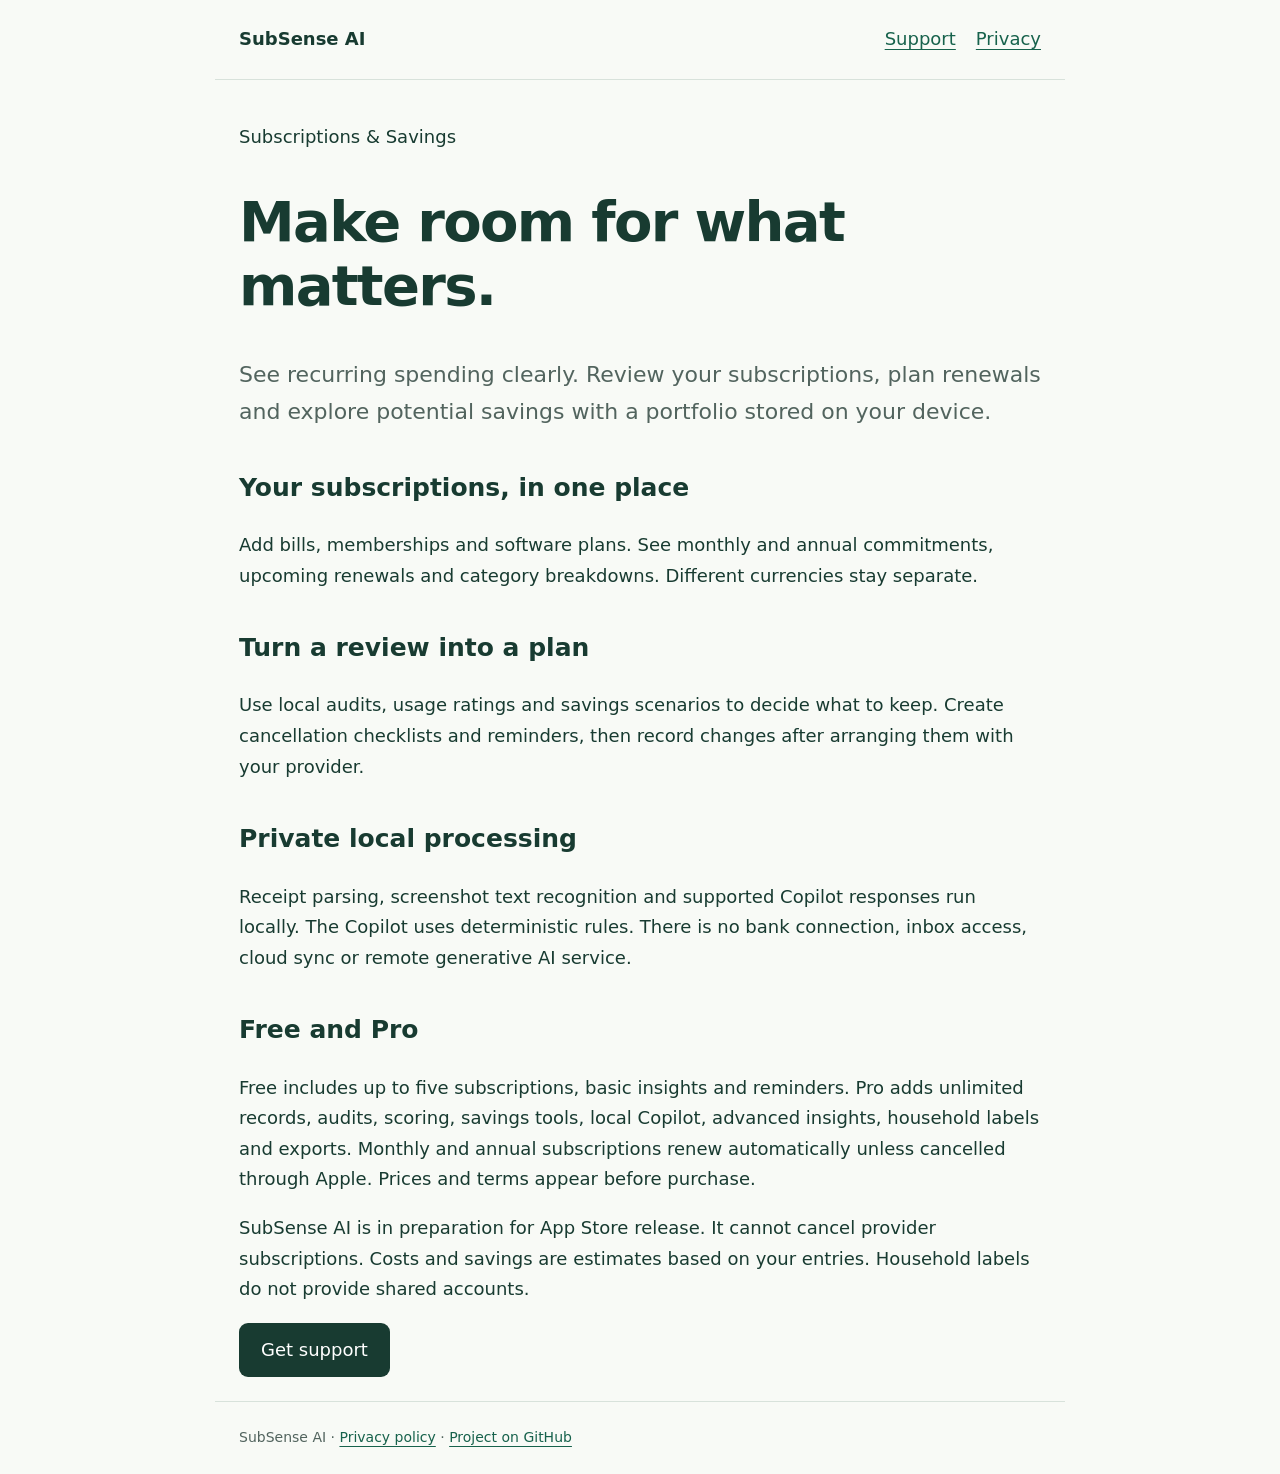
<file: docs/index.html>
<!doctype html><html lang="en"><head><meta charset="utf-8"><meta name="viewport" content="width=device-width,initial-scale=1"><title>SubSense AI — Subscriptions &amp; Savings</title><meta name="description" content="A private subscription manager for iPhone and iPad. Track renewals, review spending and explore potential savings."><link rel="stylesheet" href="site.css"></head><body><header><strong>SubSense AI</strong><nav aria-label="Main"><a href="support.html">Support</a><a href="privacy.html">Privacy</a></nav></header><main><p>Subscriptions &amp; Savings</p><h1>Make room for what matters.</h1><p class="lead">See recurring spending clearly. Review your subscriptions, plan renewals and explore potential savings with a portfolio stored on your device.</p><h2>Your subscriptions, in one place</h2><p>Add bills, memberships and software plans. See monthly and annual commitments, upcoming renewals and category breakdowns. Different currencies stay separate.</p><h2>Turn a review into a plan</h2><p>Use local audits, usage ratings and savings scenarios to decide what to keep. Create cancellation checklists and reminders, then record changes after arranging them with your provider.</p><h2>Private local processing</h2><p>Receipt parsing, screenshot text recognition and supported Copilot responses run locally. The Copilot uses deterministic rules. There is no bank connection, inbox access, cloud sync or remote generative AI service.</p><h2>Free and Pro</h2><p>Free includes up to five subscriptions, basic insights and reminders. Pro adds unlimited records, audits, scoring, savings tools, local Copilot, advanced insights, household labels and exports. Monthly and annual subscriptions renew automatically unless cancelled through Apple. Prices and terms appear before purchase.</p><p>SubSense AI is in preparation for App Store release. It cannot cancel provider subscriptions. Costs and savings are estimates based on your entries. Household labels do not provide shared accounts.</p><a class="button" href="support.html">Get support</a></main><footer>SubSense AI · <a href="privacy.html">Privacy policy</a> · <a href="https://github.com/lanray07/SubSense-AI">Project on GitHub</a></footer></body></html>
</file>
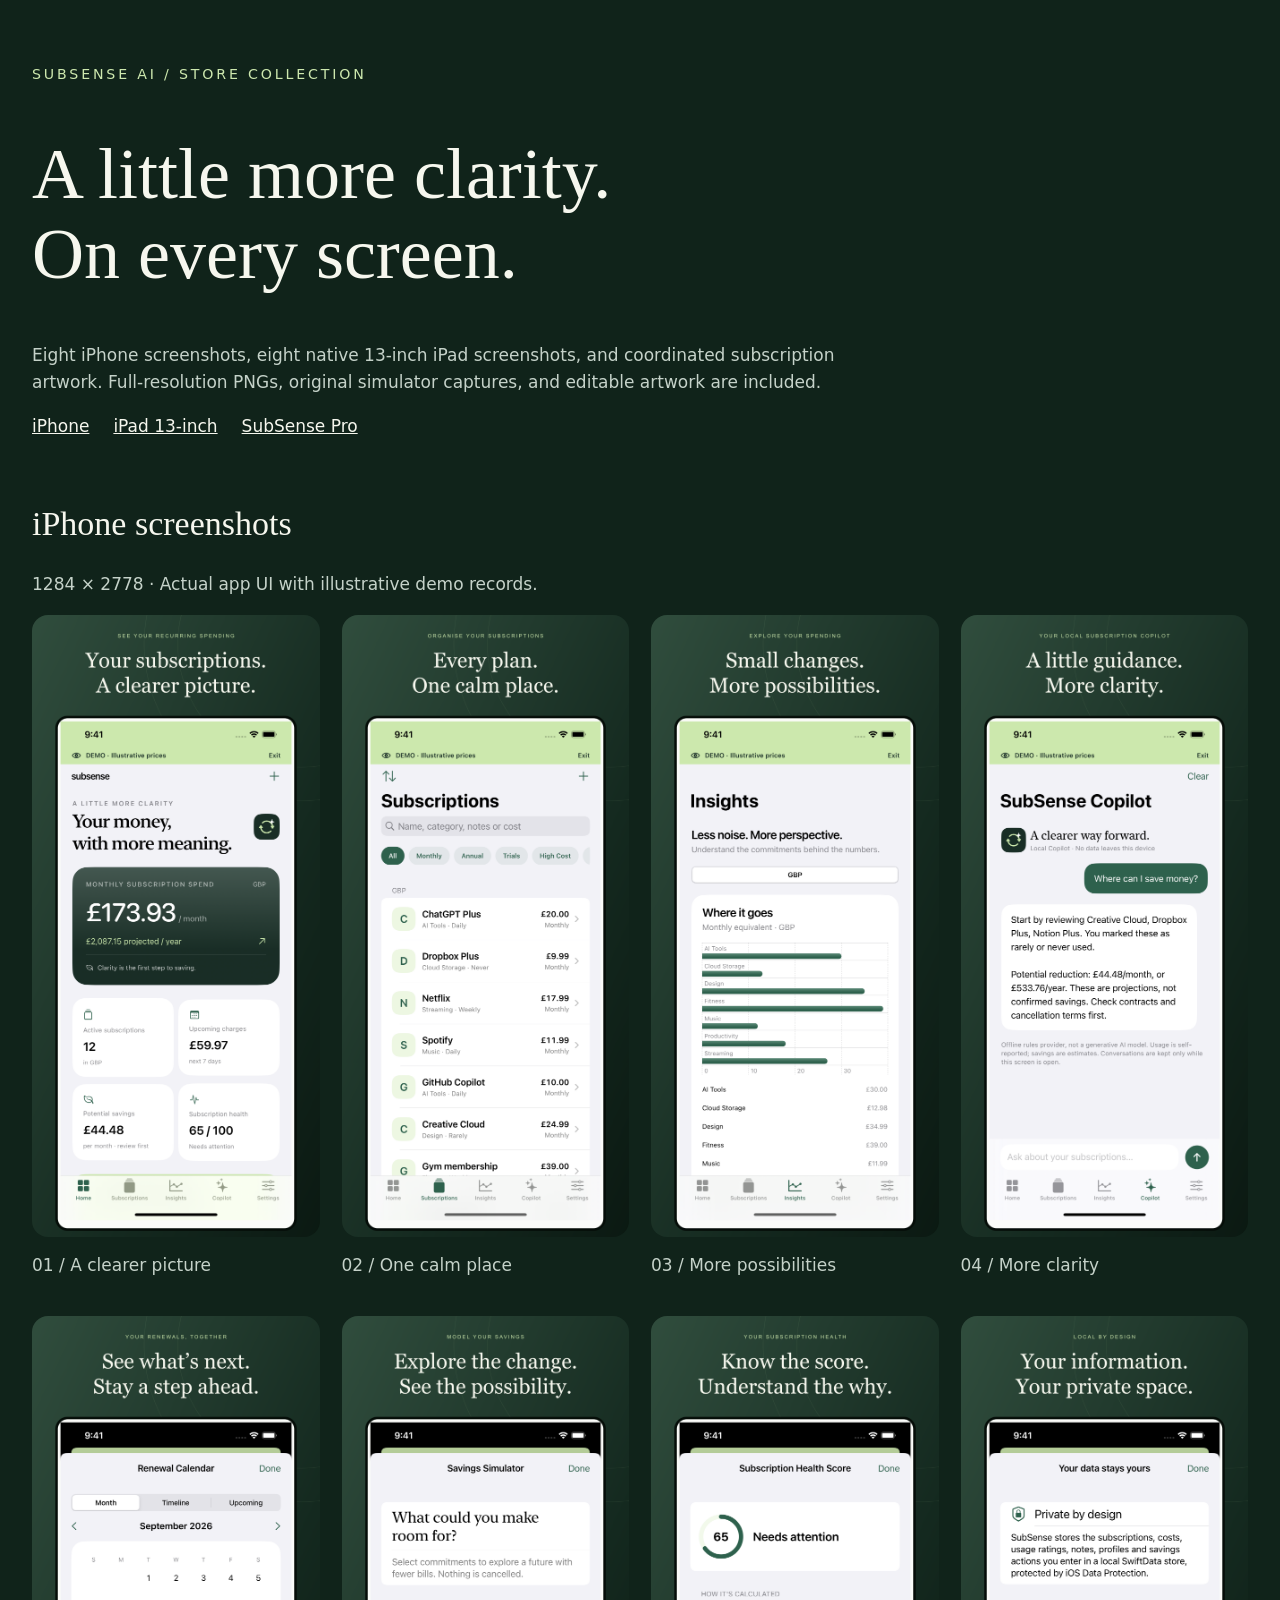
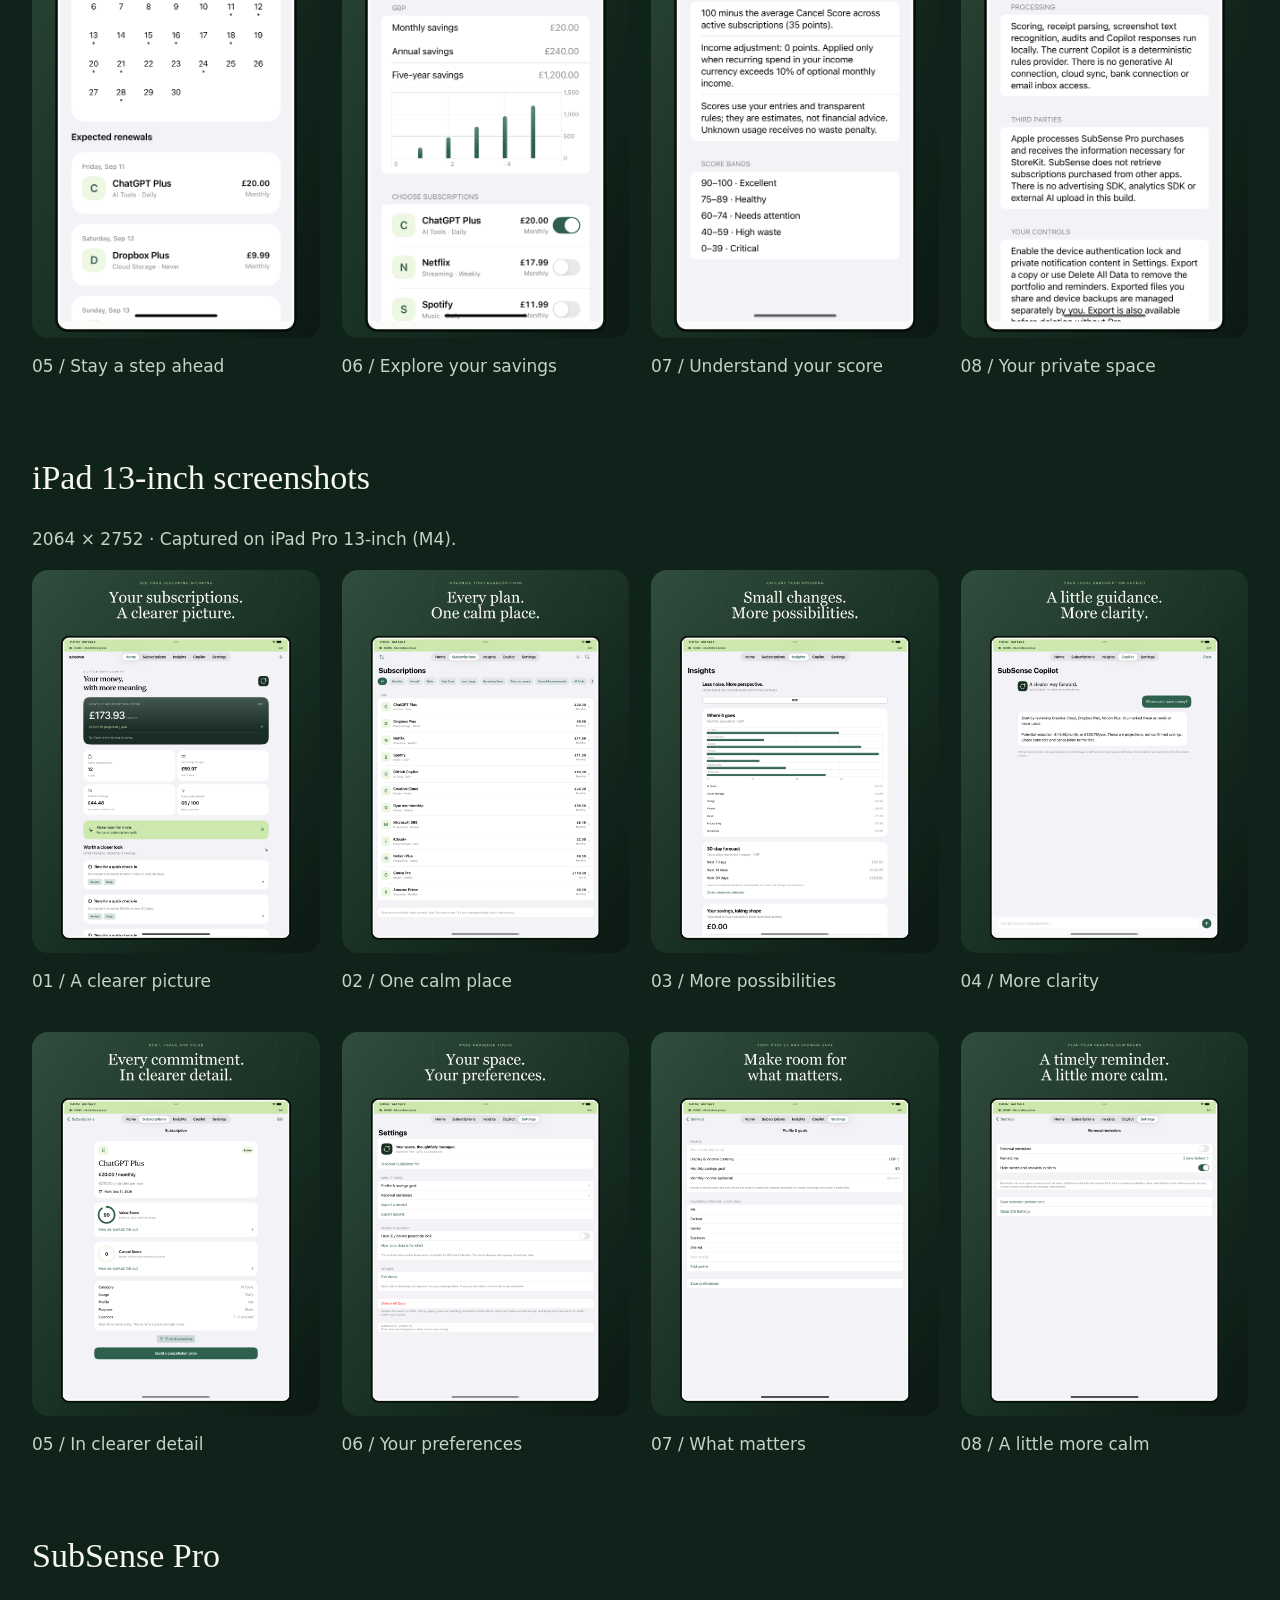
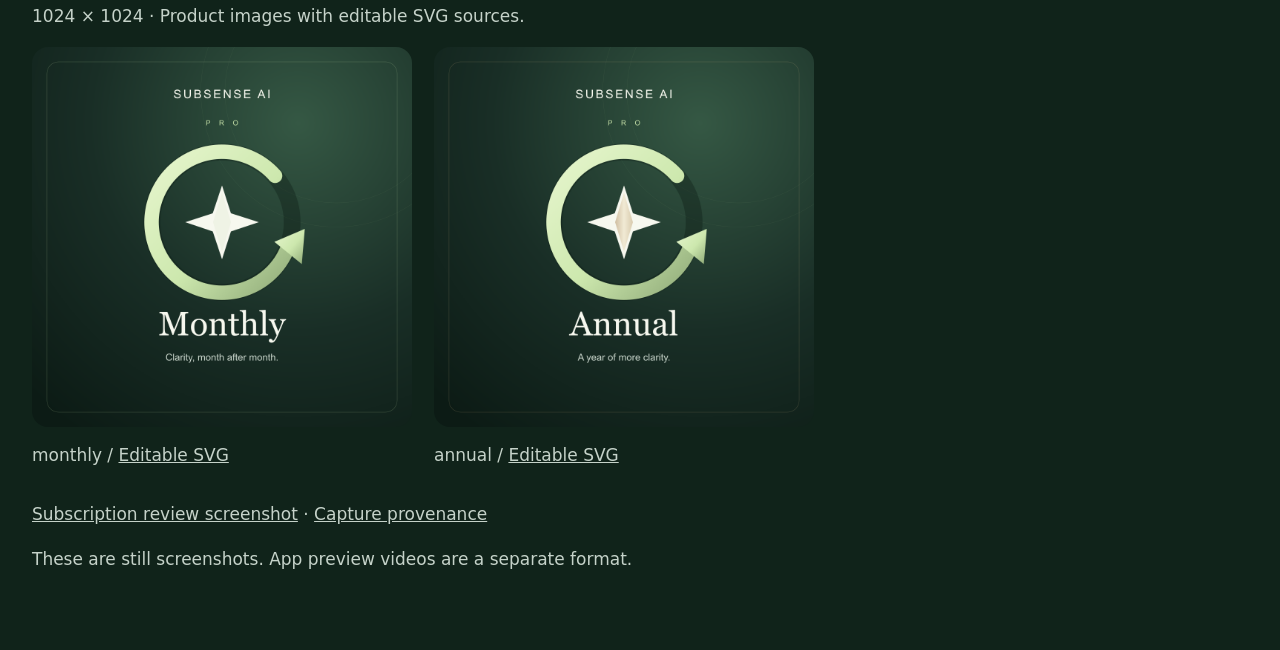
<file: assets/app-store/index.html>
<!doctype html><html lang="en"><meta charset="utf-8"><meta name="viewport" content="width=device-width,initial-scale=1"><title>SubSense AI · App Store assets</title>
<style>body{margin:0;background:#10231a;color:#f6f7ee;font:17px/1.6 system-ui}main{max-width:1500px;margin:auto;padding:60px 32px}small{color:#cde8ae;letter-spacing:.2em}h1{font:clamp(36px,6vw,72px)/1.1 Georgia;max-width:850px}h2{font:34px Georgia;margin-top:64px}p{color:#c5d2c9;max-width:850px}nav{display:flex;gap:24px;flex-wrap:wrap}section{display:grid;grid-template-columns:repeat(4,1fr);gap:22px}figure{margin:0}img{width:100%;display:block;border-radius:16px}figcaption{padding:15px 0;color:#c5d2c9}a{color:inherit}.products{grid-template-columns:repeat(2,minmax(0,380px))}@media(max-width:850px){section{grid-template-columns:repeat(2,1fr)}}@media(max-width:480px){main{padding:32px 20px}section,.products{grid-template-columns:1fr}}</style>
<main><small>SUBSENSE AI / STORE COLLECTION</small><h1>A little more clarity.<br>On every screen.</h1><p>Eight iPhone screenshots, eight native 13-inch iPad screenshots, and coordinated subscription artwork. Full-resolution PNGs, original simulator captures, and editable artwork are included.</p><nav><a href="#iphone">iPhone</a><a href="#ipad">iPad 13-inch</a><a href="#pro">SubSense Pro</a></nav>
<h2 id="iphone">iPhone screenshots</h2><p>1284 × 2778 · Actual app UI with illustrative demo records.</p><section><figure><a href="iphone-6.5/store-01-home-1284x2778.png"><img loading="lazy" src="iphone-6.5/store-01-home-1284x2778.png" alt="SubSense A clearer picture screenshot"></a><figcaption>01 / A clearer picture</figcaption></figure>
<figure><a href="iphone-6.5/store-02-subscriptions-1284x2778.png"><img loading="lazy" src="iphone-6.5/store-02-subscriptions-1284x2778.png" alt="SubSense One calm place screenshot"></a><figcaption>02 / One calm place</figcaption></figure>
<figure><a href="iphone-6.5/store-03-insights-1284x2778.png"><img loading="lazy" src="iphone-6.5/store-03-insights-1284x2778.png" alt="SubSense More possibilities screenshot"></a><figcaption>03 / More possibilities</figcaption></figure>
<figure><a href="iphone-6.5/store-04-copilot-1284x2778.png"><img loading="lazy" src="iphone-6.5/store-04-copilot-1284x2778.png" alt="SubSense More clarity screenshot"></a><figcaption>04 / More clarity</figcaption></figure>
<figure><a href="iphone-6.5/store-05-renewals-1284x2778.png"><img loading="lazy" src="iphone-6.5/store-05-renewals-1284x2778.png" alt="SubSense Stay a step ahead screenshot"></a><figcaption>05 / Stay a step ahead</figcaption></figure>
<figure><a href="iphone-6.5/store-06-simulator-1284x2778.png"><img loading="lazy" src="iphone-6.5/store-06-simulator-1284x2778.png" alt="SubSense Explore your savings screenshot"></a><figcaption>06 / Explore your savings</figcaption></figure>
<figure><a href="iphone-6.5/store-07-health-1284x2778.png"><img loading="lazy" src="iphone-6.5/store-07-health-1284x2778.png" alt="SubSense Understand your score screenshot"></a><figcaption>07 / Understand your score</figcaption></figure>
<figure><a href="iphone-6.5/store-08-privacy-1284x2778.png"><img loading="lazy" src="iphone-6.5/store-08-privacy-1284x2778.png" alt="SubSense Your private space screenshot"></a><figcaption>08 / Your private space</figcaption></figure></section>
<h2 id="ipad">iPad 13-inch screenshots</h2><p>2064 × 2752 · Captured on iPad Pro 13-inch (M4).</p><section><figure><a href="ipad-13/store-01-home-2064x2752.png"><img loading="lazy" src="ipad-13/store-01-home-2064x2752.png" alt="SubSense A clearer picture screenshot"></a><figcaption>01 / A clearer picture</figcaption></figure>
<figure><a href="ipad-13/store-02-subscriptions-2064x2752.png"><img loading="lazy" src="ipad-13/store-02-subscriptions-2064x2752.png" alt="SubSense One calm place screenshot"></a><figcaption>02 / One calm place</figcaption></figure>
<figure><a href="ipad-13/store-03-insights-2064x2752.png"><img loading="lazy" src="ipad-13/store-03-insights-2064x2752.png" alt="SubSense More possibilities screenshot"></a><figcaption>03 / More possibilities</figcaption></figure>
<figure><a href="ipad-13/store-04-copilot-2064x2752.png"><img loading="lazy" src="ipad-13/store-04-copilot-2064x2752.png" alt="SubSense More clarity screenshot"></a><figcaption>04 / More clarity</figcaption></figure>
<figure><a href="ipad-13/store-05-detail-2064x2752.png"><img loading="lazy" src="ipad-13/store-05-detail-2064x2752.png" alt="SubSense In clearer detail screenshot"></a><figcaption>05 / In clearer detail</figcaption></figure>
<figure><a href="ipad-13/store-06-settings-2064x2752.png"><img loading="lazy" src="ipad-13/store-06-settings-2064x2752.png" alt="SubSense Your preferences screenshot"></a><figcaption>06 / Your preferences</figcaption></figure>
<figure><a href="ipad-13/store-07-goals-2064x2752.png"><img loading="lazy" src="ipad-13/store-07-goals-2064x2752.png" alt="SubSense What matters screenshot"></a><figcaption>07 / What matters</figcaption></figure>
<figure><a href="ipad-13/store-08-reminders-2064x2752.png"><img loading="lazy" src="ipad-13/store-08-reminders-2064x2752.png" alt="SubSense A little more calm screenshot"></a><figcaption>08 / A little more calm</figcaption></figure></section>
<h2 id="pro">SubSense Pro</h2><p>1024 × 1024 · Product images with editable SVG sources.</p><section class="products">
<figure><a href="subscriptions/pro-monthly-1024.png"><img src="subscriptions/pro-monthly-1024.png" alt="SubSense Pro monthly artwork"></a><figcaption>monthly / <a href="subscriptions/pro-monthly.svg">Editable SVG</a></figcaption></figure><figure><a href="subscriptions/pro-annual-1024.png"><img src="subscriptions/pro-annual-1024.png" alt="SubSense Pro annual artwork"></a><figcaption>annual / <a href="subscriptions/pro-annual.svg">Editable SVG</a></figcaption></figure>
</section><p><a href="raw/review-pro-purchase.png">Subscription review screenshot</a> · <a href="README.md">Capture provenance</a></p><p>These are still screenshots. App preview videos are a separate format.</p></main></html>
</file>
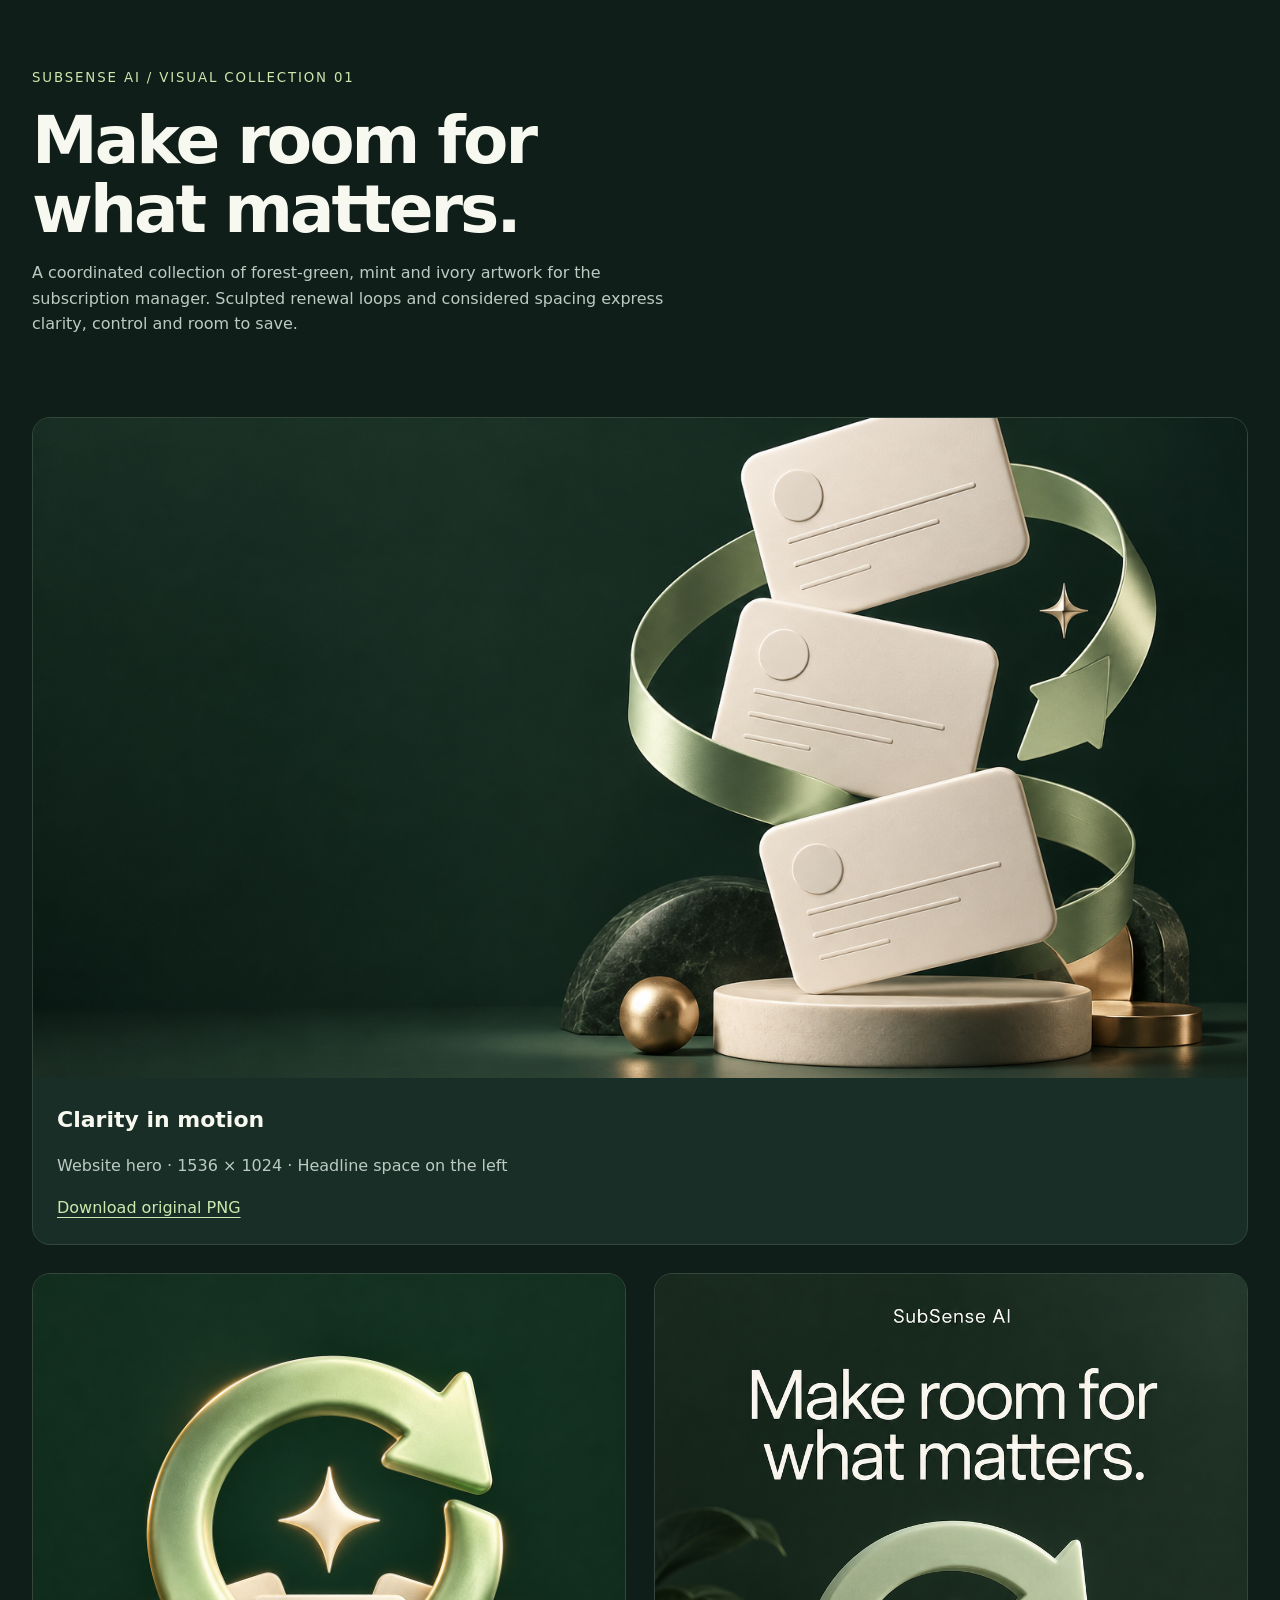
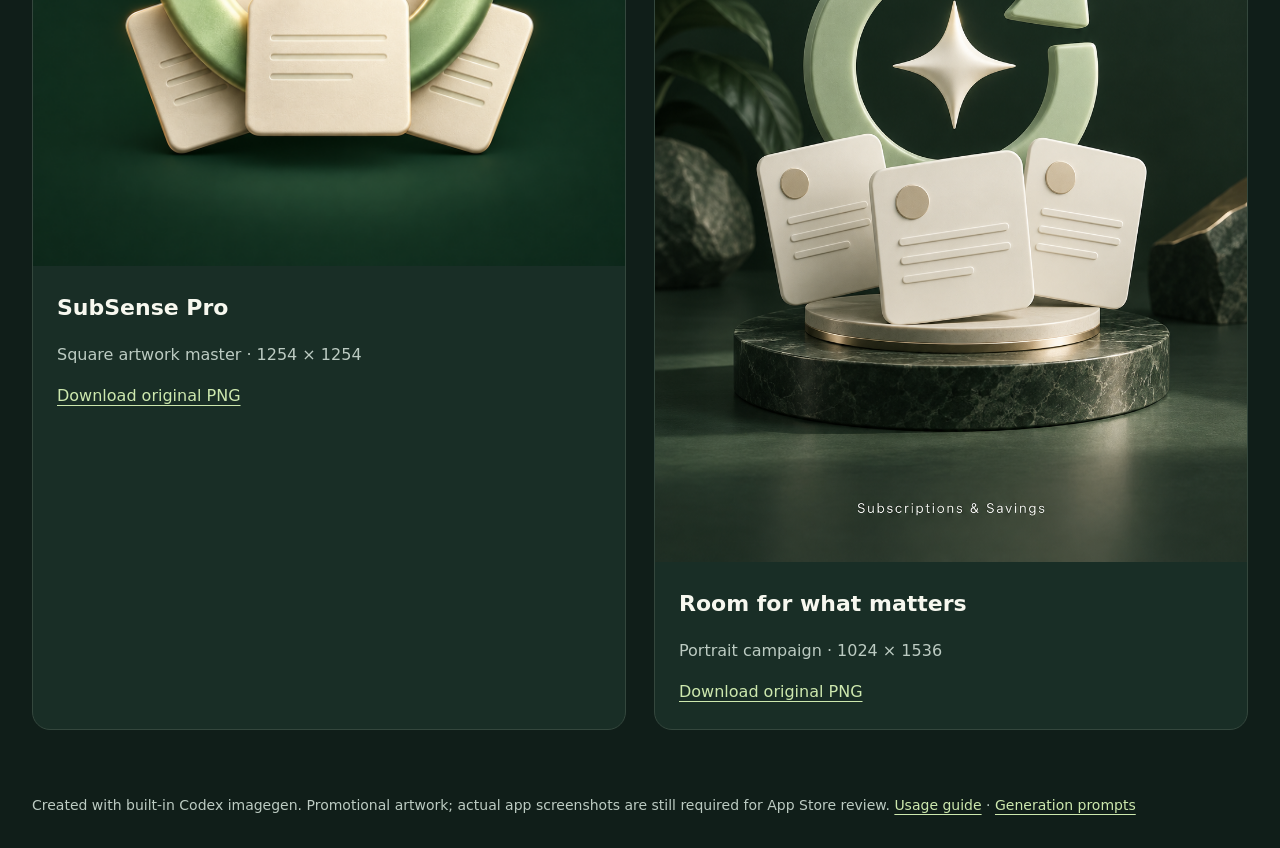
<file: assets/marketing/index.html>
<!doctype html>
<html lang="en"><head><meta charset="utf-8"><meta name="viewport" content="width=device-width,initial-scale=1"><title>SubSense AI — Premium Asset Collection</title><style>
*{box-sizing:border-box}body{margin:0;background:#101e19;color:#f7f8ef;font:16px/1.6 system-ui,-apple-system,sans-serif}header,main,footer{max-width:1280px;margin:auto;padding:32px}header{padding-top:64px}small{color:#cde8ae;letter-spacing:.14em;text-transform:uppercase}h1{font-size:clamp(36px,6vw,66px);line-height:1.05;letter-spacing:-.045em;margin:16px 0}p{color:#bccbc2;max-width:65ch}.grid{display:grid;grid-template-columns:1fr 1fr;gap:28px}.hero{grid-column:1/-1}figure{margin:0;border:1px solid #34473d;border-radius:18px;overflow:hidden;background:#192e26}img{display:block;width:100%;height:auto}.hero img{max-height:660px;object-fit:cover}figcaption{padding:24px}h2{margin:0 0 4px;font-size:22px}a{color:#cde8ae;text-underline-offset:4px}a:focus-visible{outline:3px solid #cde8ae;outline-offset:4px}footer{font-size:14px;color:#bccbc2}@media(max-width:700px){.grid{grid-template-columns:1fr}header,main,footer{padding:24px}.hero{grid-column:auto}}
</style></head><body><header><small>SubSense AI / Visual collection 01</small><h1>Make room for<br>what matters.</h1><p>A coordinated collection of forest-green, mint and ivory artwork for the subscription manager. Sculpted renewal loops and considered spacing express clarity, control and room to save.</p></header><main class="grid"><figure class="hero"><img src="subsense-hero.png" alt="Ivory subscription cards wrapped by a mint renewal ribbon, arranged on a forest-green studio set"><figcaption><h2>Clarity in motion</h2><p>Website hero · 1536 × 1024 · Headline space on the left</p><a href="subsense-hero.png" download>Download original PNG</a></figcaption></figure><figure><img src="subsense-pro-artwork.png" alt="Mint renewal arrow enclosing an ivory sparkle above three subscription cards"><figcaption><h2>SubSense Pro</h2><p>Square artwork master · 1254 × 1254</p><a href="subsense-pro-artwork.png" download>Download original PNG</a></figcaption></figure><figure><img src="subsense-campaign-poster.png" alt="SubSense AI poster reading Make room for what matters, with sculpted renewal loop and subscription cards"><figcaption><h2>Room for what matters</h2><p>Portrait campaign · 1024 × 1536</p><a href="subsense-campaign-poster.png" download>Download original PNG</a></figcaption></figure></main><footer>Created with built-in Codex imagegen. Promotional artwork; actual app screenshots are still required for App Store review. <a href="README.md">Usage guide</a> · <a href="PROMPTS.md">Generation prompts</a></footer></body></html>
</file>
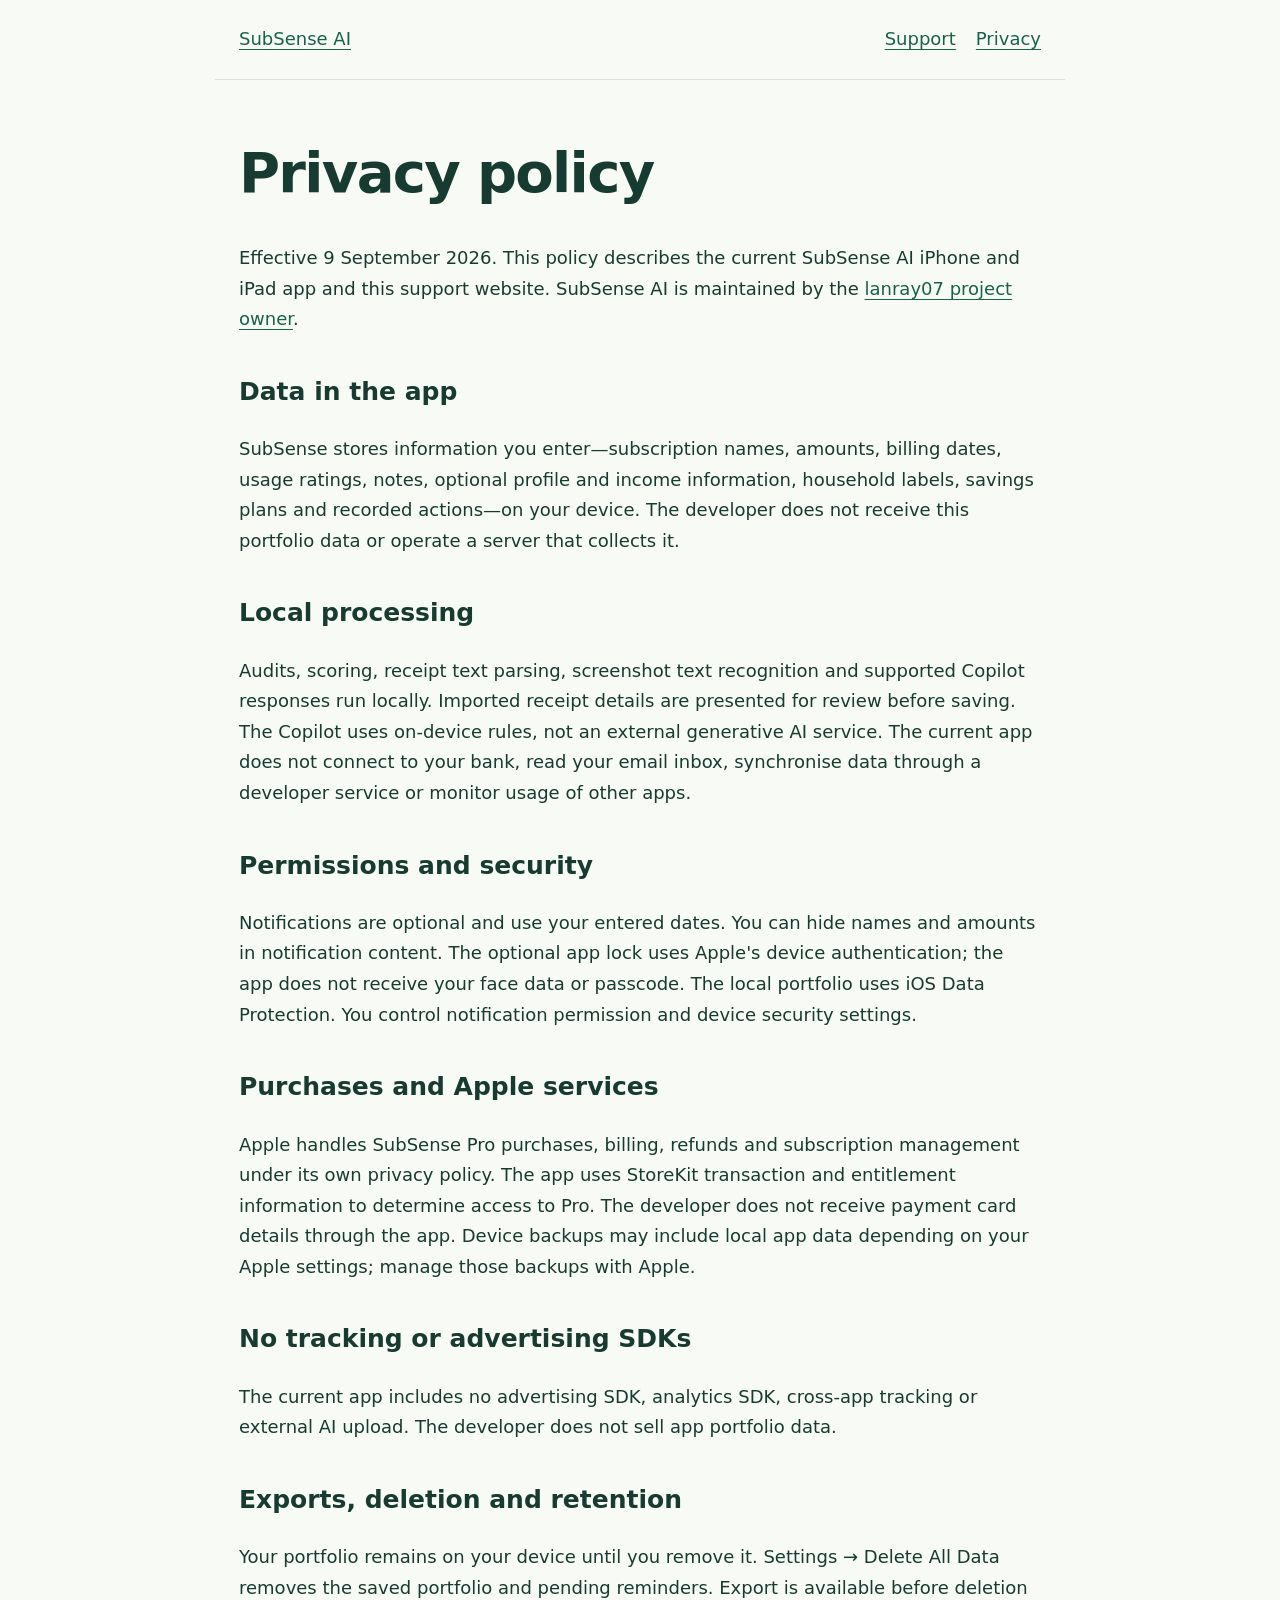
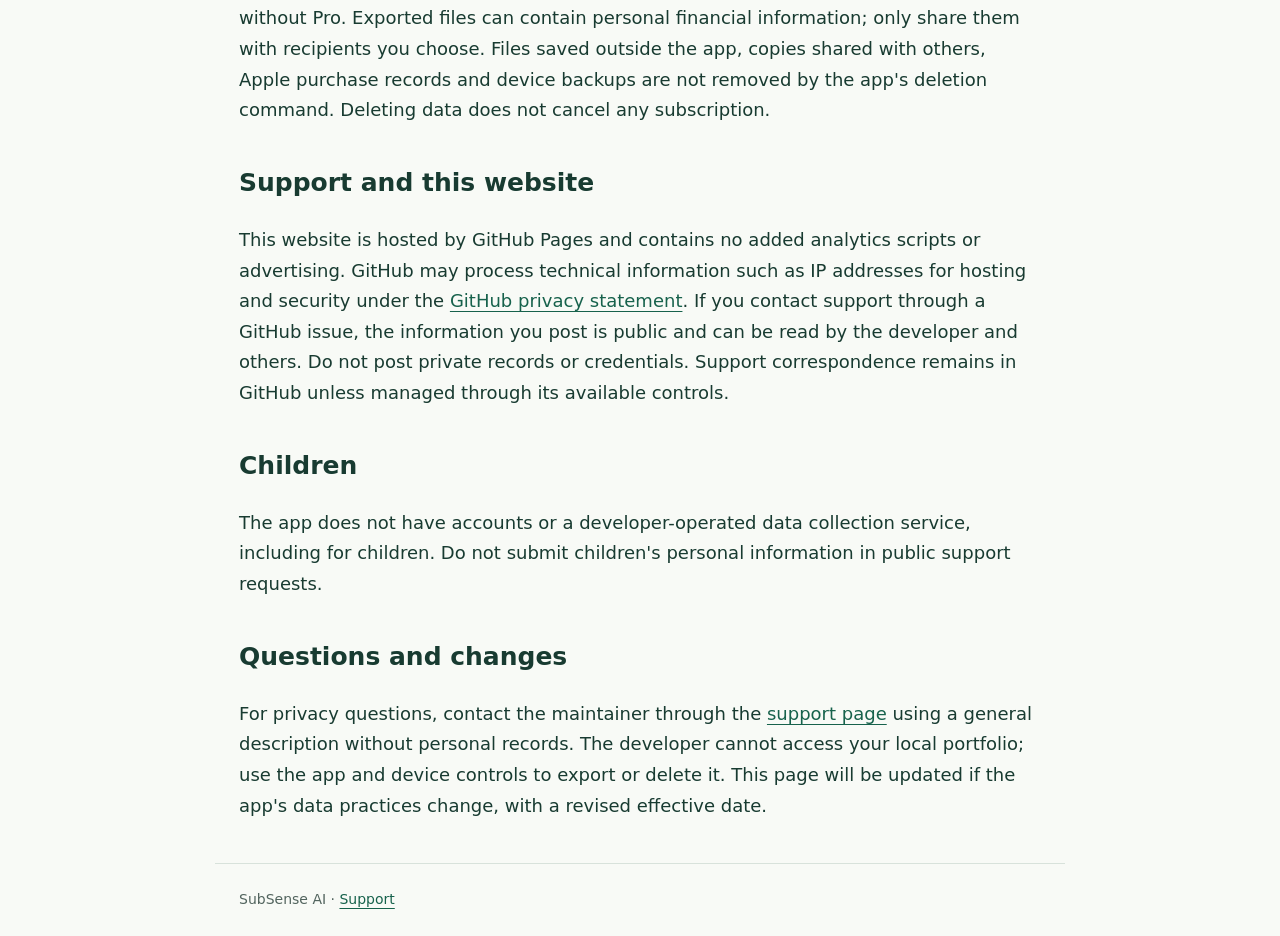
<file: docs/privacy.html>
<!doctype html><html lang="en"><head><meta charset="utf-8"><meta name="viewport" content="width=device-width,initial-scale=1"><title>Privacy Policy — SubSense AI</title><meta name="description" content="How SubSense AI processes local subscription data, purchases, notifications, exports and support requests."><link rel="stylesheet" href="site.css"></head><body><header><a href="index.html">SubSense AI</a><nav aria-label="Main"><a href="support.html">Support</a><a href="privacy.html" aria-current="page">Privacy</a></nav></header><main><h1>Privacy policy</h1><p>Effective 9 September 2026. This policy describes the current SubSense AI iPhone and iPad app and this support website. SubSense AI is maintained by the <a href="https://github.com/lanray07/SubSense-AI">lanray07 project owner</a>.</p><h2>Data in the app</h2><p>SubSense stores information you enter—subscription names, amounts, billing dates, usage ratings, notes, optional profile and income information, household labels, savings plans and recorded actions—on your device. The developer does not receive this portfolio data or operate a server that collects it.</p><h2>Local processing</h2><p>Audits, scoring, receipt text parsing, screenshot text recognition and supported Copilot responses run locally. Imported receipt details are presented for review before saving. The Copilot uses on-device rules, not an external generative AI service. The current app does not connect to your bank, read your email inbox, synchronise data through a developer service or monitor usage of other apps.</p><h2>Permissions and security</h2><p>Notifications are optional and use your entered dates. You can hide names and amounts in notification content. The optional app lock uses Apple's device authentication; the app does not receive your face data or passcode. The local portfolio uses iOS Data Protection. You control notification permission and device security settings.</p><h2>Purchases and Apple services</h2><p>Apple handles SubSense Pro purchases, billing, refunds and subscription management under its own privacy policy. The app uses StoreKit transaction and entitlement information to determine access to Pro. The developer does not receive payment card details through the app. Device backups may include local app data depending on your Apple settings; manage those backups with Apple.</p><h2>No tracking or advertising SDKs</h2><p>The current app includes no advertising SDK, analytics SDK, cross-app tracking or external AI upload. The developer does not sell app portfolio data.</p><h2>Exports, deletion and retention</h2><p>Your portfolio remains on your device until you remove it. Settings → Delete All Data removes the saved portfolio and pending reminders. Export is available before deletion without Pro. Exported files can contain personal financial information; only share them with recipients you choose. Files saved outside the app, copies shared with others, Apple purchase records and device backups are not removed by the app's deletion command. Deleting data does not cancel any subscription.</p><h2>Support and this website</h2><p>This website is hosted by GitHub Pages and contains no added analytics scripts or advertising. GitHub may process technical information such as IP addresses for hosting and security under the <a href="https://docs.github.com/en/site-policy/privacy-policies/github-general-privacy-statement">GitHub privacy statement</a>. If you contact support through a GitHub issue, the information you post is public and can be read by the developer and others. Do not post private records or credentials. Support correspondence remains in GitHub unless managed through its available controls.</p><h2>Children</h2><p>The app does not have accounts or a developer-operated data collection service, including for children. Do not submit children's personal information in public support requests.</p><h2>Questions and changes</h2><p>For privacy questions, contact the maintainer through the <a href="support.html">support page</a> using a general description without personal records. The developer cannot access your local portfolio; use the app and device controls to export or delete it. This page will be updated if the app's data practices change, with a revised effective date.</p></main><footer>SubSense AI · <a href="support.html">Support</a></footer></body></html>
</file>
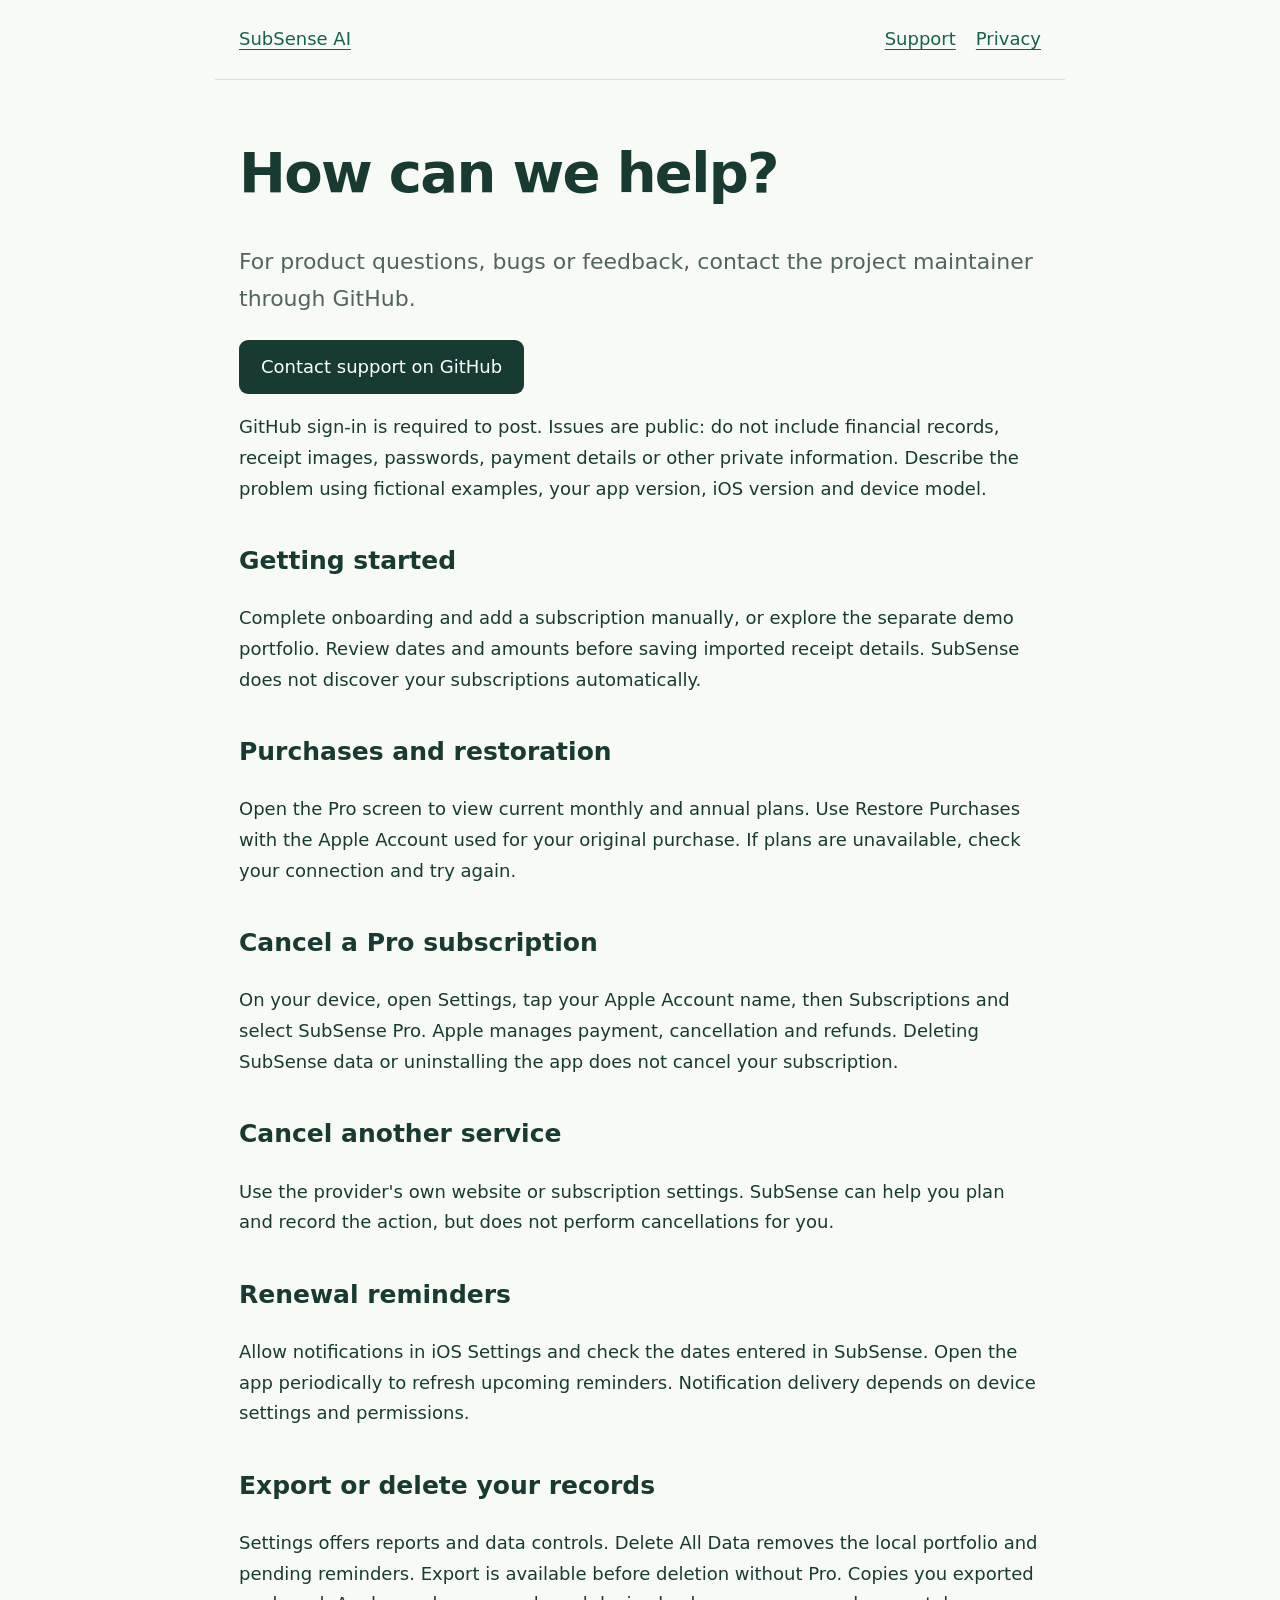
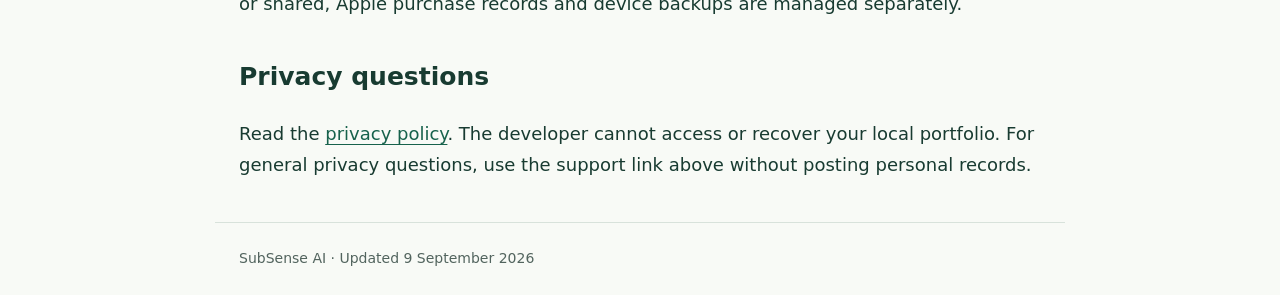
<file: docs/support.html>
<!doctype html><html lang="en"><head><meta charset="utf-8"><meta name="viewport" content="width=device-width,initial-scale=1"><title>Support — SubSense AI</title><meta name="description" content="Help with SubSense AI, subscription records, purchases, reminders and data controls."><link rel="stylesheet" href="site.css"></head><body><header><a href="index.html">SubSense AI</a><nav aria-label="Main"><a href="support.html" aria-current="page">Support</a><a href="privacy.html">Privacy</a></nav></header><main><h1>How can we help?</h1><p class="lead">For product questions, bugs or feedback, contact the project maintainer through GitHub.</p><a class="button" href="https://github.com/lanray07/SubSense-AI/issues/new">Contact support on GitHub</a><p>GitHub sign-in is required to post. Issues are public: do not include financial records, receipt images, passwords, payment details or other private information. Describe the problem using fictional examples, your app version, iOS version and device model.</p><h2>Getting started</h2><p>Complete onboarding and add a subscription manually, or explore the separate demo portfolio. Review dates and amounts before saving imported receipt details. SubSense does not discover your subscriptions automatically.</p><h2>Purchases and restoration</h2><p>Open the Pro screen to view current monthly and annual plans. Use Restore Purchases with the Apple Account used for your original purchase. If plans are unavailable, check your connection and try again.</p><h2>Cancel a Pro subscription</h2><p>On your device, open Settings, tap your Apple Account name, then Subscriptions and select SubSense Pro. Apple manages payment, cancellation and refunds. Deleting SubSense data or uninstalling the app does not cancel your subscription.</p><h2>Cancel another service</h2><p>Use the provider's own website or subscription settings. SubSense can help you plan and record the action, but does not perform cancellations for you.</p><h2>Renewal reminders</h2><p>Allow notifications in iOS Settings and check the dates entered in SubSense. Open the app periodically to refresh upcoming reminders. Notification delivery depends on device settings and permissions.</p><h2>Export or delete your records</h2><p>Settings offers reports and data controls. Delete All Data removes the local portfolio and pending reminders. Export is available before deletion without Pro. Copies you exported or shared, Apple purchase records and device backups are managed separately.</p><h2>Privacy questions</h2><p>Read the <a href="privacy.html">privacy policy</a>. The developer cannot access or recover your local portfolio. For general privacy questions, use the support link above without posting personal records.</p></main><footer>SubSense AI · Updated 9 September 2026</footer></body></html>
</file>
<file: docs/site.css>
:root{color-scheme:light;--ink:#183b31;--muted:#52645e;--paper:#f8faf6}*{box-sizing:border-box}body{margin:0;background:var(--paper);color:var(--ink);font:18px/1.7 system-ui,-apple-system,sans-serif}main,header,footer{max-width:850px;margin:auto;padding:24px}header{display:flex;justify-content:space-between;gap:20px;flex-wrap:wrap;border-bottom:1px solid #d8e2db}nav{display:flex;gap:20px}a{color:#17624c;text-underline-offset:4px}h1{font-size:clamp(34px,6vw,56px);line-height:1.15;letter-spacing:-.03em}h2{font-size:25px;margin-top:36px}p,li{max-width:72ch}.lead{font-size:22px;color:var(--muted)}.button{display:inline-block;background:#183b31;color:white;padding:12px 22px;border-radius:9px;text-decoration:none}footer{font-size:14px;color:var(--muted);border-top:1px solid #d8e2db}a:focus-visible{outline:3px solid #609f82;outline-offset:4px}
</file>
